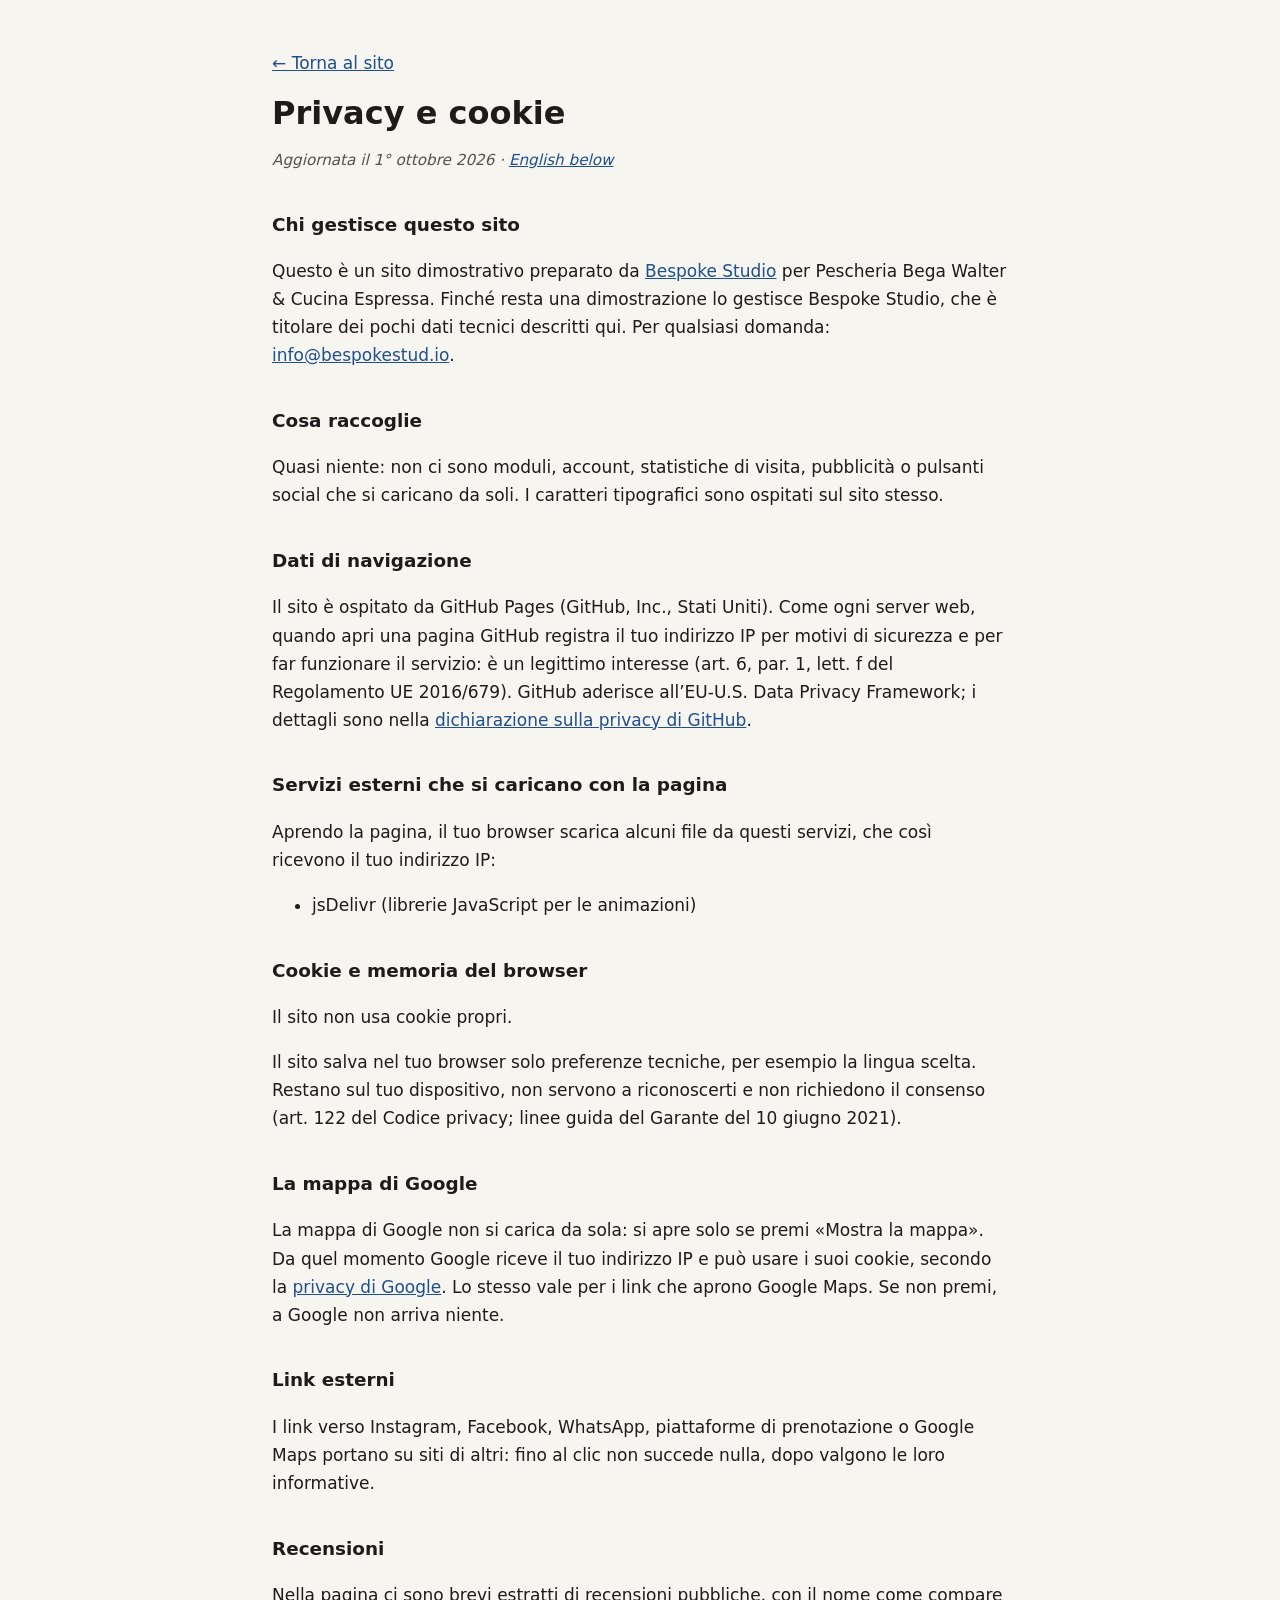
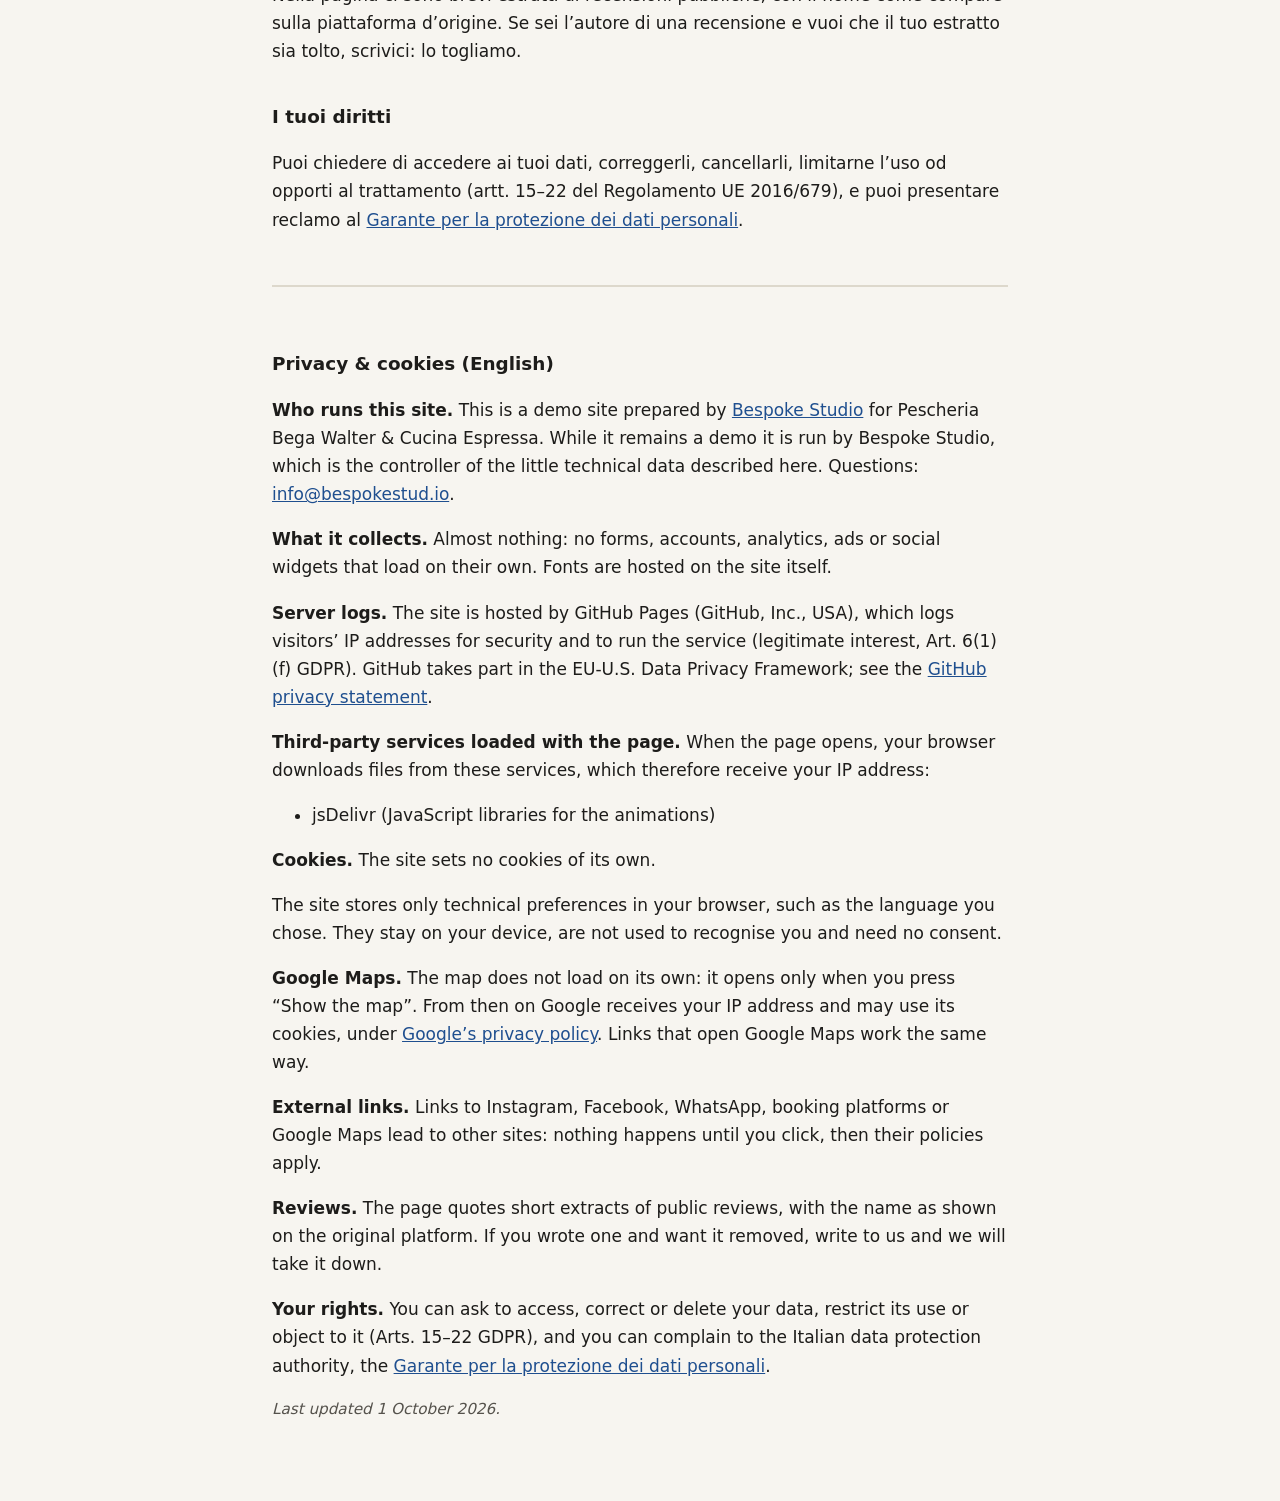
<file: privacy.html>
<!DOCTYPE html>
<html lang="it">
<head>
  <meta charset="UTF-8">
  <meta name="viewport" content="width=device-width, initial-scale=1.0">
  <meta name="robots" content="noindex">
  <title>Privacy e cookie · Pescheria Bega Walter &amp; Cucina Espressa</title>
  <meta name="description" content="Informativa privacy e cookie del sito Pescheria Bega Walter &amp; Cucina Espressa.">
  <style>
    body { margin: 0; background: #f7f5f0; color: #1d1c1a; font: 17px/1.65 system-ui, -apple-system, "Segoe UI", Roboto, sans-serif; }
    main { max-width: 46rem; margin: 0 auto; padding: 32px 20px 64px; }
    h1 { font-size: 2rem; line-height: 1.2; margin: 0.4em 0 0.2em; }
    h2 { font-size: 1.15rem; margin: 2em 0 0.4em; }
    a { color: #1f4f8f; }
    .data { color: #55524c; font-style: italic; font-size: 0.95rem; }
    .en { margin-top: 3em; padding-top: 1.5em; border-top: 2px solid #ddd8cc; }
    code { font-size: 0.9em; background: #ebe7dc; padding: 0 4px; border-radius: 3px; }
  </style>
</head>
<body>
<main>
  <p><a href="index.html">← Torna al sito</a></p>
  <h1>Privacy e cookie</h1>
  <p class="data">Aggiornata il 1° ottobre 2026 · <a href="#english" lang="en">English below</a></p>
  <h2>Chi gestisce questo sito</h2>
  <p>Questo è un sito dimostrativo preparato da <a href="https://bespokestud.io" rel="noopener">Bespoke Studio</a> per Pescheria Bega Walter &amp; Cucina Espressa. Finché resta una dimostrazione lo gestisce Bespoke Studio, che è titolare dei pochi dati tecnici descritti qui. Per qualsiasi domanda: <a href="mailto:info@bespokestud.io">info@bespokestud.io</a>.</p>
  <h2>Cosa raccoglie</h2>
  <p>Quasi niente: non ci sono moduli, account, statistiche di visita, pubblicità o pulsanti social che si caricano da soli. I caratteri tipografici sono ospitati sul sito stesso.</p>
  <h2>Dati di navigazione</h2>
  <p>Il sito è ospitato da GitHub Pages (GitHub, Inc., Stati Uniti). Come ogni server web, quando apri una pagina GitHub registra il tuo indirizzo IP per motivi di sicurezza e per far funzionare il servizio: è un legittimo interesse (art. 6, par. 1, lett. f del Regolamento UE 2016/679). GitHub aderisce all’EU-U.S. Data Privacy Framework; i dettagli sono nella <a href="https://docs.github.com/site-policy/privacy-policies/github-general-privacy-statement" rel="noopener">dichiarazione sulla privacy di GitHub</a>.</p>
  <h2>Servizi esterni che si caricano con la pagina</h2>
  <p>Aprendo la pagina, il tuo browser scarica alcuni file da questi servizi, che così ricevono il tuo indirizzo IP:</p>
  <ul><li>jsDelivr (librerie JavaScript per le animazioni)</li></ul>
  <h2>Cookie e memoria del browser</h2>
  <p>Il sito non usa cookie propri.</p>
  <p>Il sito salva nel tuo browser solo preferenze tecniche, per esempio la lingua scelta. Restano sul tuo dispositivo, non servono a riconoscerti e non richiedono il consenso (art. 122 del Codice privacy; linee guida del Garante del 10 giugno 2021).</p>
  <h2>La mappa di Google</h2>
  <p>La mappa di Google non si carica da sola: si apre solo se premi «Mostra la mappa». Da quel momento Google riceve il tuo indirizzo IP e può usare i suoi cookie, secondo la <a href="https://policies.google.com/privacy?hl=it" rel="noopener">privacy di Google</a>. Lo stesso vale per i link che aprono Google Maps. Se non premi, a Google non arriva niente.</p>
  <h2>Link esterni</h2>
  <p>I link verso Instagram, Facebook, WhatsApp, piattaforme di prenotazione o Google Maps portano su siti di altri: fino al clic non succede nulla, dopo valgono le loro informative.</p>
  <h2>Recensioni</h2>
  <p>Nella pagina ci sono brevi estratti di recensioni pubbliche, con il nome come compare sulla piattaforma d’origine. Se sei l’autore di una recensione e vuoi che il tuo estratto sia tolto, scrivici: lo togliamo.</p>
  <h2>I tuoi diritti</h2>
  <p>Puoi chiedere di accedere ai tuoi dati, correggerli, cancellarli, limitarne l’uso od opporti al trattamento (artt. 15–22 del Regolamento UE 2016/679), e puoi presentare reclamo al <a href="https://www.garanteprivacy.it" rel="noopener">Garante per la protezione dei dati personali</a>.</p>
  <div class="en" id="english" lang="en">
    <h2>Privacy &amp; cookies (English)</h2>
    <p><strong>Who runs this site.</strong> This is a demo site prepared by <a href="https://bespokestud.io" rel="noopener">Bespoke Studio</a> for Pescheria Bega Walter &amp; Cucina Espressa. While it remains a demo it is run by Bespoke Studio, which is the controller of the little technical data described here. Questions: <a href="mailto:info@bespokestud.io">info@bespokestud.io</a>.</p>
    <p><strong>What it collects.</strong> Almost nothing: no forms, accounts, analytics, ads or social widgets that load on their own. Fonts are hosted on the site itself.</p>
    <p><strong>Server logs.</strong> The site is hosted by GitHub Pages (GitHub, Inc., USA), which logs visitors’ IP addresses for security and to run the service (legitimate interest, Art. 6(1)(f) GDPR). GitHub takes part in the EU-U.S. Data Privacy Framework; see the <a href="https://docs.github.com/site-policy/privacy-policies/github-general-privacy-statement" rel="noopener">GitHub privacy statement</a>.</p>
    <p><strong>Third-party services loaded with the page.</strong> When the page opens, your browser downloads files from these services, which therefore receive your IP address:</p><ul><li>jsDelivr (JavaScript libraries for the animations)</li></ul>
    <p><strong>Cookies.</strong> The site sets no cookies of its own.</p>
    <p>The site stores only technical preferences in your browser, such as the language you chose. They stay on your device, are not used to recognise you and need no consent.</p>
    <p><strong>Google Maps.</strong> The map does not load on its own: it opens only when you press “Show the map”. From then on Google receives your IP address and may use its cookies, under <a href="https://policies.google.com/privacy?hl=en" rel="noopener">Google’s privacy policy</a>. Links that open Google Maps work the same way.</p>
    <p><strong>External links.</strong> Links to Instagram, Facebook, WhatsApp, booking platforms or Google Maps lead to other sites: nothing happens until you click, then their policies apply.</p>
    <p><strong>Reviews.</strong> The page quotes short extracts of public reviews, with the name as shown on the original platform. If you wrote one and want it removed, write to us and we will take it down.</p>
    <p><strong>Your rights.</strong> You can ask to access, correct or delete your data, restrict its use or object to it (Arts. 15–22 GDPR), and you can complain to the Italian data protection authority, the <a href="https://www.garanteprivacy.it" rel="noopener">Garante per la protezione dei dati personali</a>.</p>
    <p class="data">Last updated 1 October 2026.</p>
  </div>
</main>
</body>
</html>
</file>
